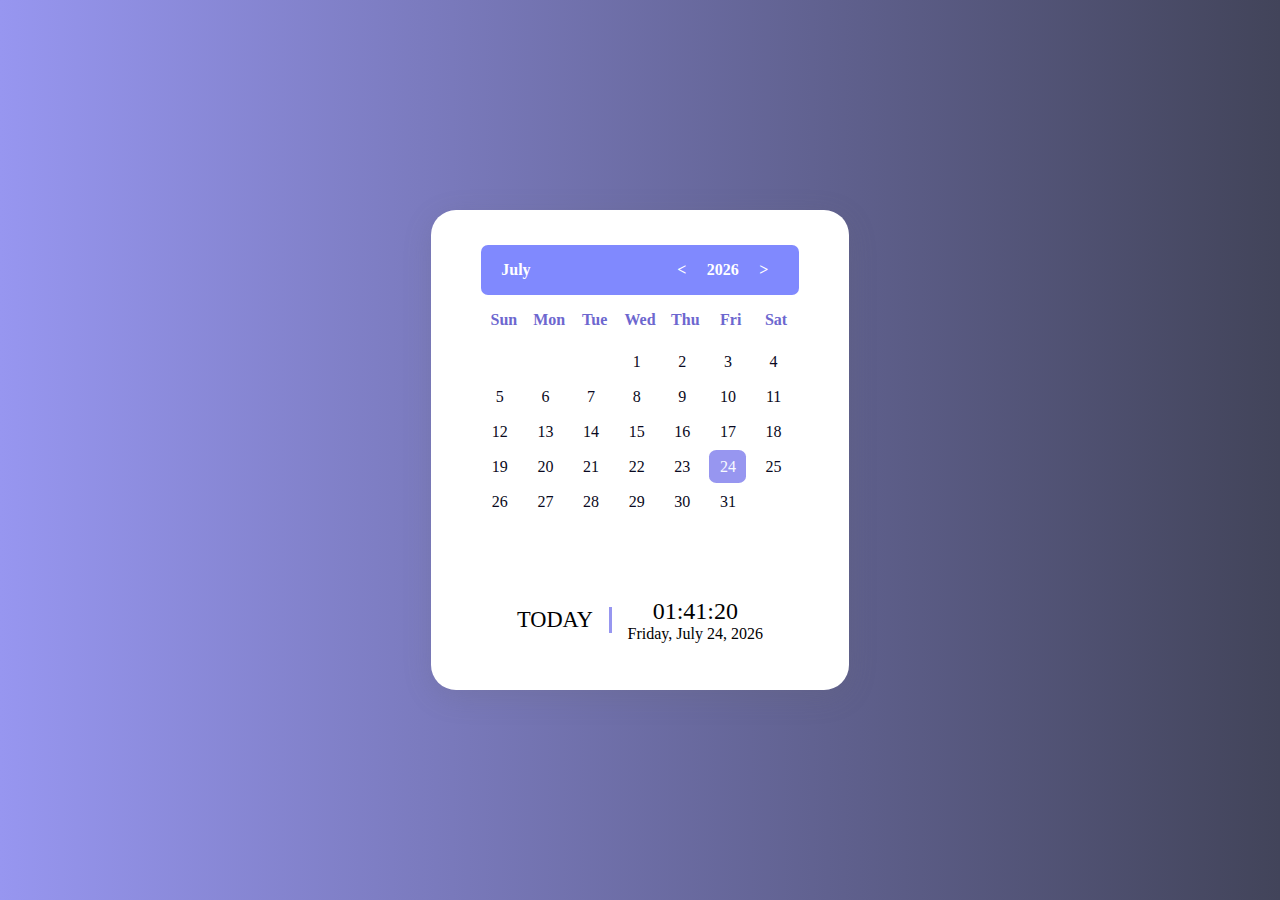
<file: index.html>
<!DOCTYPE html>
<html lang="en">
<head>
    <meta charset="UTF-8">
    <meta name="viewport" content="width=device-width, initial-scale=1.0">
    <title>Calendar streak</title>
    <meta name="description" content="A web application to keep track of your efficiency and help you become your best self">
    <link rel="stylesheet" href="style.css">
    <script src="script.js" defer></script>
</head>
<body>
    <div class="container">
        <div class="calendar">
          <div class="calendar-header">
            <span class="month-picker" id="month-picker"> May </span>
            <div class="year-picker" id="year-picker">
              <span class="year-change" id="pre-year">
                <pre><</pre>
              </span>
              <span id="year">2020 </span>
              <span class="year-change" id="next-year">
                <pre>></pre>
              </span>
            </div>
          </div>
    
          <div class="calendar-body">
            <div class="calendar-week-days">
              <div>Sun</div>
              <div>Mon</div>
              <div>Tue</div>
              <div>Wed</div>
              <div>Thu</div>
              <div>Fri</div>
              <div>Sat</div>
            </div>
            <div class="calendar-days">
            </div>
          </div>
          <div class="calendar-footer">
          </div>
          <div class="date-time-formate">
            <div class="day-text-formate">TODAY</div>
            <div class="date-time-value">
              <div class="time-formate">01:41:20</div>
              <div class="date-formate">03 - march - 2022</div>
            </div>
          </div>
          <div class="month-list"></div>
        </div>
      </div>
</body>
</html>
</file>
<file: style.css>
@media (max-size: 1080px) {

}

@media (min-size: 1081px) {
    
}

* {
    padding: 0;
    margin: 0;
    font-family: consolas;
    box-sizing: border-box;
  }
  
  body {
    display: flex;
    height: 100vh;
    width: 100%;
    justify-content: center;
    align-items: center;
    place-items: center;
    background: linear-gradient(to right, #9796f0, #42445A);
    overflow: hidden;
  }
  
  .calendar {
    height: 30rem;
    width: max-content;
    background-color: white;
    border-radius: 25px;
    overflow: hidden;
    padding: 35px 50px 0px 50px;
  }
  
  .calendar {
    box-shadow: rgba(100, 100, 111, 0.2) 0px 7px 29px 0px;
  }
  
  .calendar-header {
    background: #8089FE;
    display: flex;
    justify-content: space-between;
    border-radius: 7px;
    align-items: center;
    font-weight: 700;
    color: #ffffff;
    padding: 10px;
  };
  
  .calendar-body {
    padding: 10px;
  }
  
  .calendar-week-days {
    display: grid;
    grid-template-columns: repeat(7, 1fr);
    font-weight: 600;
    cursor: pointer;
    color: rgb(104, 104, 104);
  }
  
  .calendar-week-days div:hover {
    color: black;
    transform: scale(1.2);
    transition: all .2s ease-in-out;
  }
  
  .calendar-week-days div {
    display: grid;
    place-items: center;
    color: #6D67CF;
    height: 50px;
  }
  
  .calendar-days {
    display: grid;
    grid-template-columns: repeat(7, 1fr);
    gap: 2px;
    color: #0A0921;
  }
  
  .calendar-days div {
    width: 37px;
    height: 33px;
    display: flex;
    align-items: center;
    justify-content: center;
    padding: 5px;
    position: relative;
    cursor: pointer;
    animation: to-top 1s forwards;
  }
  
  .month-picker {
    padding: 5px 10px;
    border-radius: 10px;
    cursor: pointer;
  }
  
  .year-picker {
    display: flex;
    align-items: center;
  }
  
  .year-change {
    height: 30px;
    width: 30px;
    border-radius: 50%;
    display: grid;
    place-items: center;
    margin: 0px 10px;
    cursor: pointer;
  }
  
  .year-change:hover {
    background-color: #9796f0;
    transition: all .2s ease-in-out;
    transform: scale(1.12);
  }
  
  .calendar-footer {
    padding: 10px;
    display: flex;
    justify-content: flex-end;
    align-items: center;
  }
  
  #year:hover {
    cursor: pointer;
    transform: scale(1.2);
    transition: all 0.2 ease-in-out;
  }
  
  .calendar-days div span {
    position: absolute;
  }
  
  .calendar-days div:hover {
    transition: width 0.2s ease-in-out, height 0.2s ease-in-out;
    background-color: #fbc7d4;
    border-radius: 20%;
    color: #f8fbff;
  }
  
  .calendar-days div.current-date {
    color: #f8fbff;
    background-color: #9796f0;
    border-radius: 20%;
  }
  
  .month-list {
    position: relative;
    left: 0;
    top: -130px;
    background-color: #ebebeb;
    color: #151426;
    display: grid;
    grid-template-columns: repeat(3, auto);
    gap: 5px;
    border-radius: 20px;
  }
  
  .month-list>div {
    display: grid;
    place-content: center;
    margin: 5px 10px;
    transition: all 0.2s ease-in-out;
  }
  
  .month-list>div>div {
    border-radius: 15px;
    padding: 10px;
    cursor: pointer;
  }
  
  .month-list>div>div:hover {
    background-color: #9796f0;
    color: #f8fbff;
    transform: scale(0.9);
    transition: all 0.2s ease-in-out;
  }
  
  .month-list.show {
    visibility: visible;
    pointer-events: visible;
    transition: 0.6s ease-in-out;
    animation: to-left .71s forwards;
  }
  
  .month-list.hideonce {
    visibility: hidden;
  }
  
  .month-list.hide {
    animation: to-right 1s forwards;
    visibility: none;
    pointer-events: none;
  }
  
  .date-time-formate {
    height: 4rem;
    width: 100%;
    font-family: Dubai Light, Century Gothic;
    position: relative;
    display: flex;
    top: 50px;
    justify-content: center;
    align-items: center;
  }
  
  .day-text-formate {
    font-family: Microsoft JhengHei UI;
    font-size: 1.4rem;
    padding-right: 5%;
    border-right: 3px solid #9796f0;
  }
  
  .date-time-value {
    display: block;
    position: relative;
    text-align: center;
    padding-left: 5%;
  }
  
  .time-formate {
    font-size: 1.5rem;
  }
  
  .time-formate.hideTime {
    animation: hidetime 1.5s forwards;
  }
  
  .day-text-formate.hidetime {
    animation: hidetime 1.5s forwards;
  }
  
  .date-formate.hideTime {
    animation: hidetime 1.5s forwards;
  }
  
  .day-text-formate.showtime {
    animation: showtime 1s forwards;
  }
  
  .time-formate.showtime {
    animation: showtime 1s forwards;
  }
  
  .date-formate.showtime {
    animation: showtime 1s forwards;
  }
  
  @keyframes to-top {
    0% {
      transform: translateY(0);
      opacity: 0;
    }
  
    100% {
      transform: translateY(100%);
      opacity: 1;
    }
  }
  
  @keyframes to-left {
    0% {
      transform: translatex(230%);
      opacity: 1;
    }
  
    100% {
      transform: translatex(0);
      opacity: 1;
    }
  }
  
  @keyframes to-right {
    10% {
      transform: translatex(0);
      opacity: 1;
    }
  
    100% {
      transform: translatex(-150%);
      opacity: 1;
    }
  }
  
  @keyframes showtime {
    0% {
      transform: translatex(250%);
      opacity: 1;
    }
  
    100% {
      transform: translatex(0%);
      opacity: 1;
    }
  }
  
  @keyframes hidetime {
    0% {
      transform: translatex(0%);
      opacity: 1;
    }
  
    100% {
      transform: translatex(-370%);
      opacity: 1;
    }
  }
</file>
